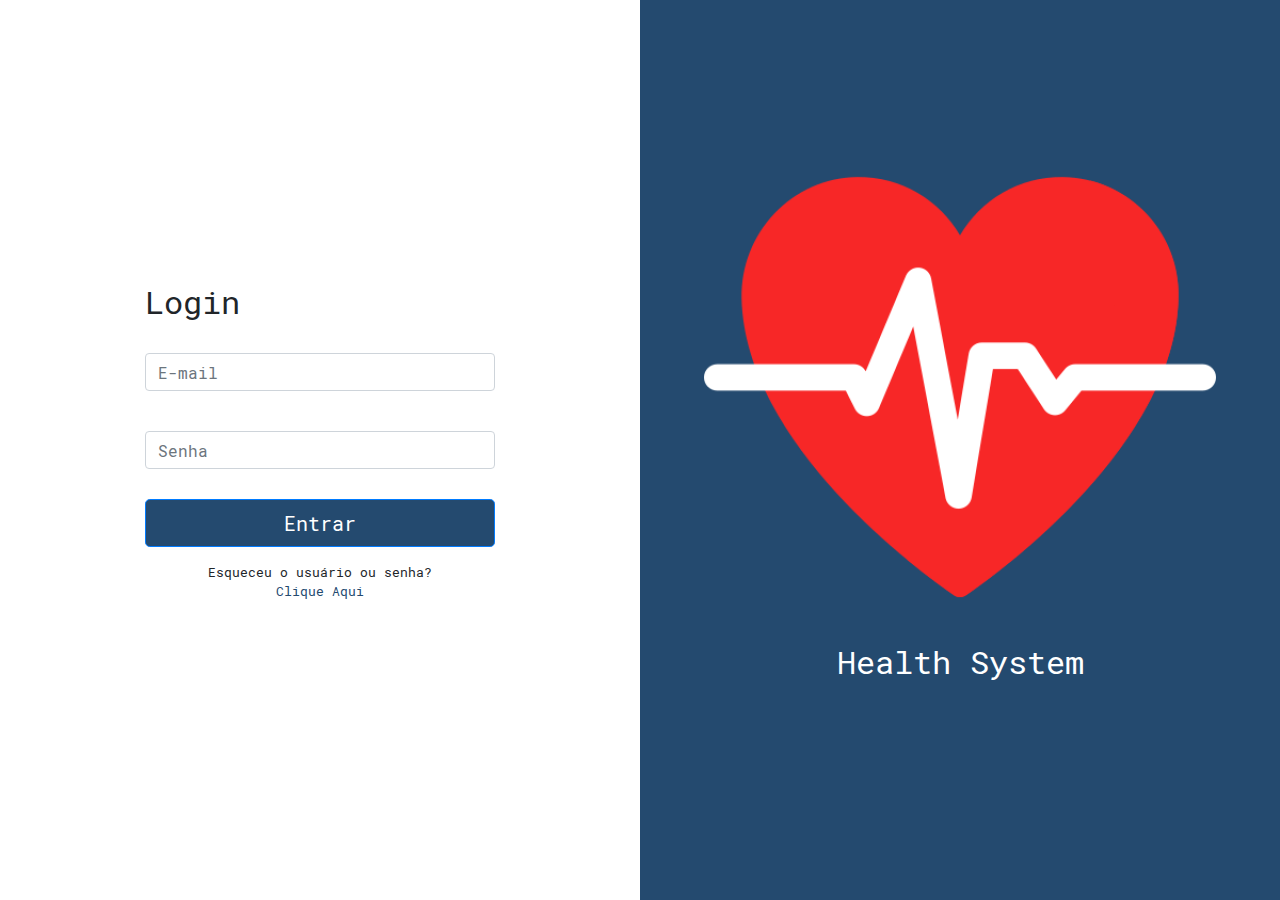
<file: index.html>
<!DOCTYPE html>
<html lang="pt-br">
    <head>
        <meta charset="UTF-8">
        <meta name="viewport" content="width=device-width, initial-scale=1.0, shrink-to-fit=no">
        <meta http-equiv="X-UA-Compatible" content="ie=edge">
        <link rel="stylesheet" href="css/all.css">     
        <link rel="stylesheet" href="pluggin/bootstrap/css/bootstrap.min.css"> 
        <link rel="stylesheet" href="pluggin/fontawesome/css/all.min.css">
        <link rel="icon" href="img/health system.png">
        <title>Dashboard Projeto Health System</title>
    </head>
    <body>
         <div class="login">
            <div class="login-form">
              <div class="login-form-wrapper">
                <div class="login-title">
                  <h2>Login</h2>
                </div>
                
                <form>
                  <div class="form-group">
                    <label for="email"></label>
                    <input type="email" class="form-control" id="email" aria-describedby="emailHelp" placeholder="E-mail">
                  </div>

                  <div class="form-group">
                    <label for="senha"></label>
                    <input type="password" class="form-control" id="senha" placeholder="Senha">
                  </div>

                  <button class="btn btn-lg btn-primary btn-block entrar" type="submit" ng-click="doLogin()"><a href="views/dashboard.html">Entrar</a></button>
                                
                  <p class="mt-3 mb-3">
                    <small>Esqueceu o usuário ou senha? <br>
                      <a href="views/usuario.html" style="color: #244A6F;">Clique Aqui</a>
                    </small>
                  </p>                  
                </form>
              </div>
            </div>
            
        <div class="banner-login">
          <img src="img/health system.png" alt="">
          <h2>Health System</h2>
        </div>
        </div>

  
        <script src="pluggin/bootstrap/js/bootstrap.min.js"></script> 
        <script src="pluggin/fontawesome/js/all.min.js"></script>
       
        
    </body>
</html>
</file>
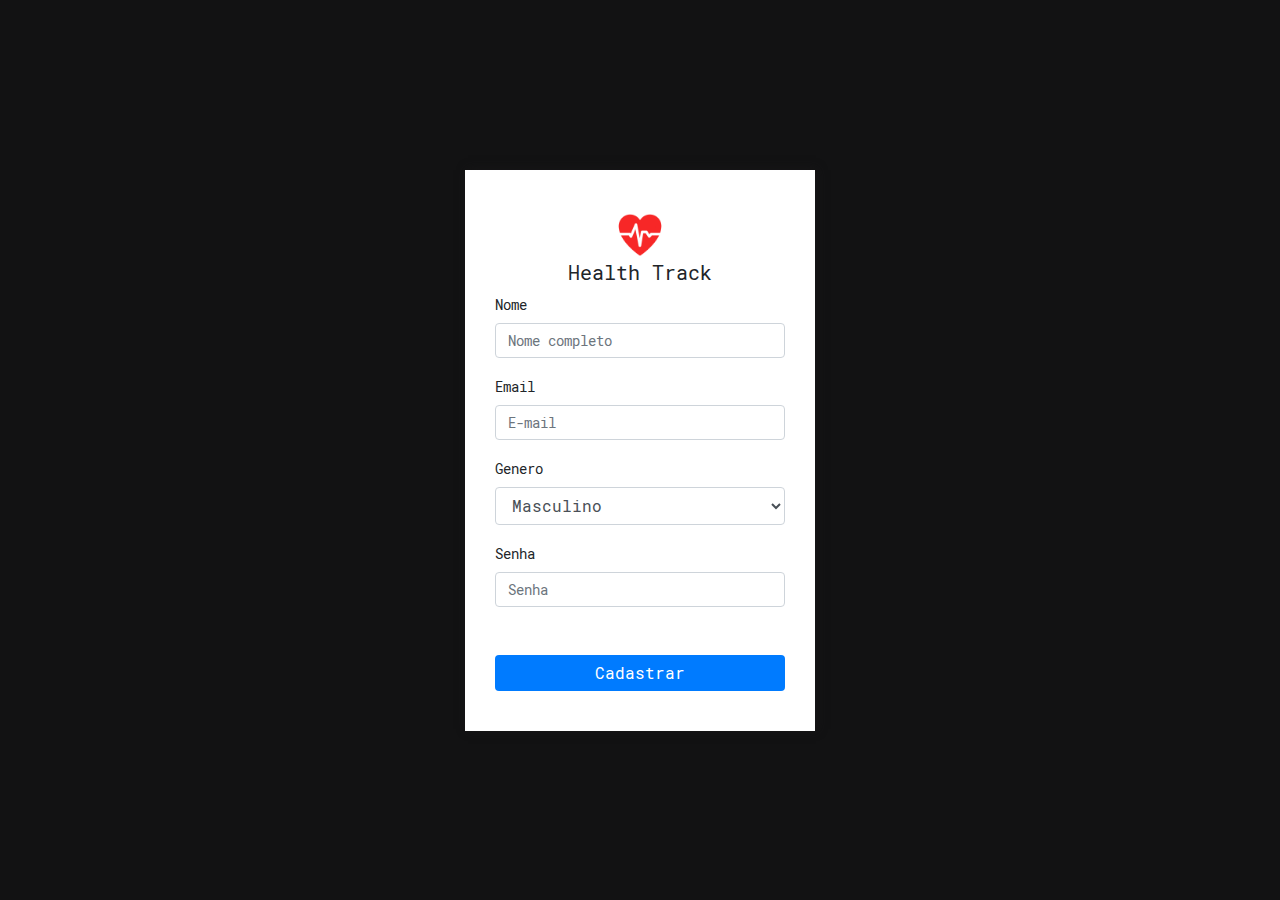
<file: views/cadastro.html>
<!DOCTYPE html>
<html lang="pt-br">
    <head>
        <meta charset="UTF-8">
        <meta name="viewport" content="width=device-width, initial-scale=1.0, shrink-to-fit=no">
        <meta http-equiv="X-UA-Compatible" content="ie=edge">
        <link rel="icon" href="img/health system.png">
        <link rel="stylesheet" href="../css/all.css">   
        <link rel="stylesheet" href="../pluggin/bootstrap/css/bootstrap.min.css"> 
        <link rel="stylesheet" href="../pluggin/fontawesome/css/all.min.css">
        <title>Dashboard Projeto Health System</title>
    </head>
    <body>
        <div class="register-parent">
          <div class="register">
            <div class="register-title">
              <img src="../img/health system.png" alt="">
              <h2>Health Track</h2>
            </div>
            <form>
                <div class="form-group">
                  <label for="name">Nome</label>
                  <input type="text" class="form-control" id="name" aria-describedby="emailHelp" placeholder="Nome completo">
                </div>
                <div class="form-group">
                  <label for="exampleInputEmail1">Email</label>
                  <input type="email" class="form-control" id="exampleInputEmail1" aria-describedby="emailHelp" placeholder="E-mail">
                </div>
                <div class="form-group">
                  <label for="genre">Genero</label>
                  <select class="form-control" id="genre">
                    <option>Masculino</option>
                    <option>Feminino</option>
                  </select>
                </div>
                <div class="form-group">
                  <label for="senha">Senha</label>
                  <input type="password" class="form-control" id="senha" placeholder="Senha">
                </div>
                <button type="submit" class="btn btn-primary">Cadastrar</button>
              </form>
    
        </div>
      </div>

  
        <script src="../pluggin/bootstrap/js/bootstrap.min.js"></script> 
        <script src="../pluggin/fontawesome/js/all.min.js"></script>      
    </body>
</html>
</file>
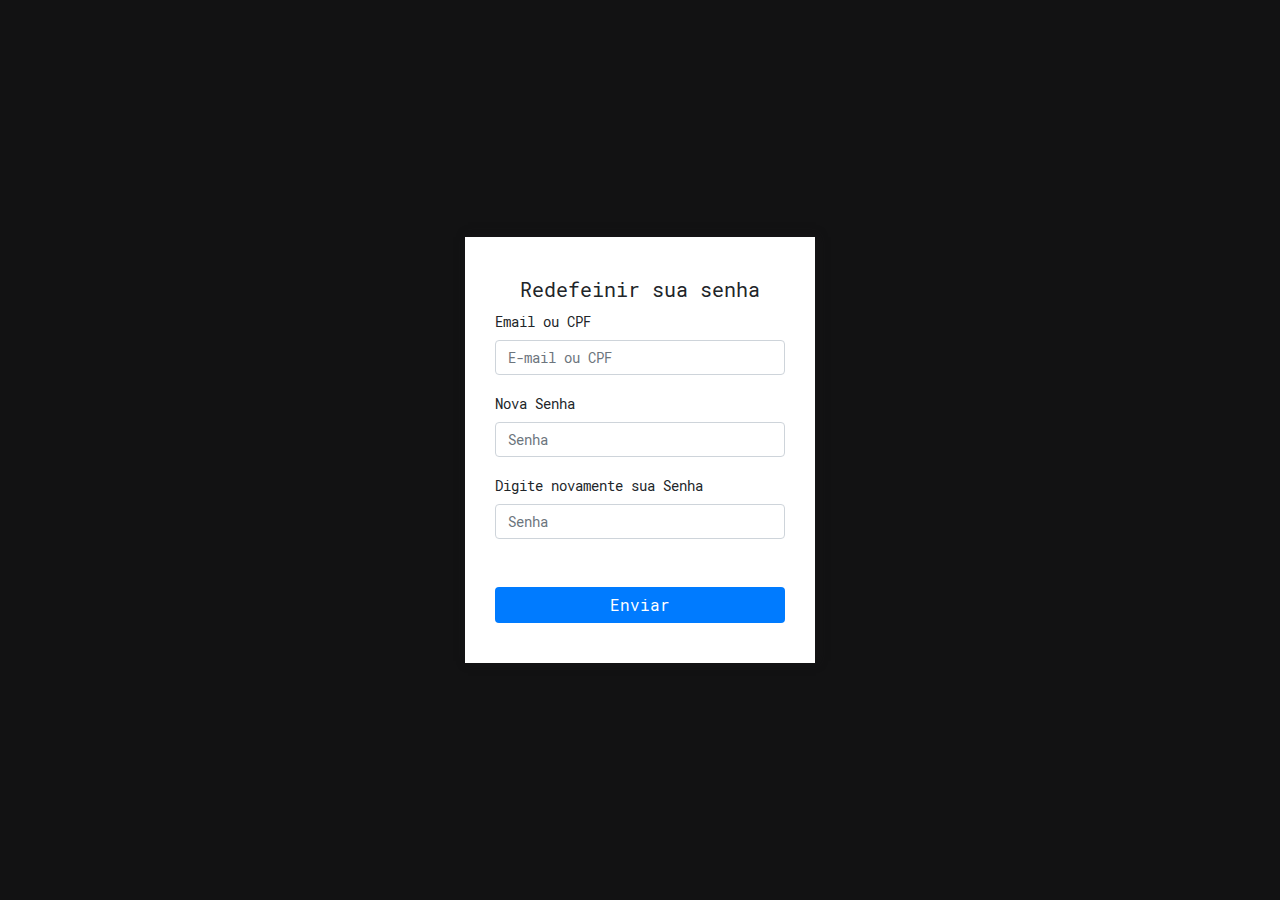
<file: views/usuario.html>
<!DOCTYPE html>
<html lang="pt-br">
    <head>
        <meta charset="UTF-8">
        <meta name="viewport" content="width=device-width, initial-scale=1.0, shrink-to-fit=no">
        <meta http-equiv="X-UA-Compatible" content="ie=edge">
        <link rel="icon" href="img/health system.png">
        <link rel="stylesheet" href="../css/all.css">   
        <link rel="stylesheet" href="../pluggin/bootstrap/css/bootstrap.min.css"> 
        <link rel="stylesheet" href="../pluggin/fontawesome/css/all.min.css">
        <title>Dashboard Projeto Health System</title>
    </head>
    <body>
        <div class="register-parent">
          <div class="register">
            <div class="register-title">
              <h2>Redefeinir sua senha</h2>
            </div>

            <form>
               
                <div class="form-group">
                  <label for="exampleInputEmail1">Email ou CPF</label>
                  <input type="email" class="form-control" id="exampleInputEmail1" aria-describedby="emailHelp" placeholder="E-mail ou CPF">
                </div>
                
                <div class="form-group">
                  <label for="senha">Nova Senha</label>
                  <input type="password" class="form-control" id="senha" placeholder="Senha">
                </div>

                <div class="form-group">
                   <label for="senha">Digite novamente sua Senha</label>
                   <input type="password" class="form-control" id="senha" placeholder="Senha">
                </div>

                <button type="submit" class="btn btn-primary">Enviar</button>
              </form>
    
        </div>
      </div>

  
        <script src="../pluggin/bootstrap/js/bootstrap.min.js"></script> 
        <script src="../pluggin/fontawesome/js/all.min.js"></script>      
    </body>
</html>
</file>
<file: css/all.css>
@import 'fonts.css';
@import 'cadastro.css';
@import 'header.css';
@import 'login.css';
@import 'main.css';
@import 'reset.css';
@import 'sidebar.css';
@import 'usuario.css';
</file>
